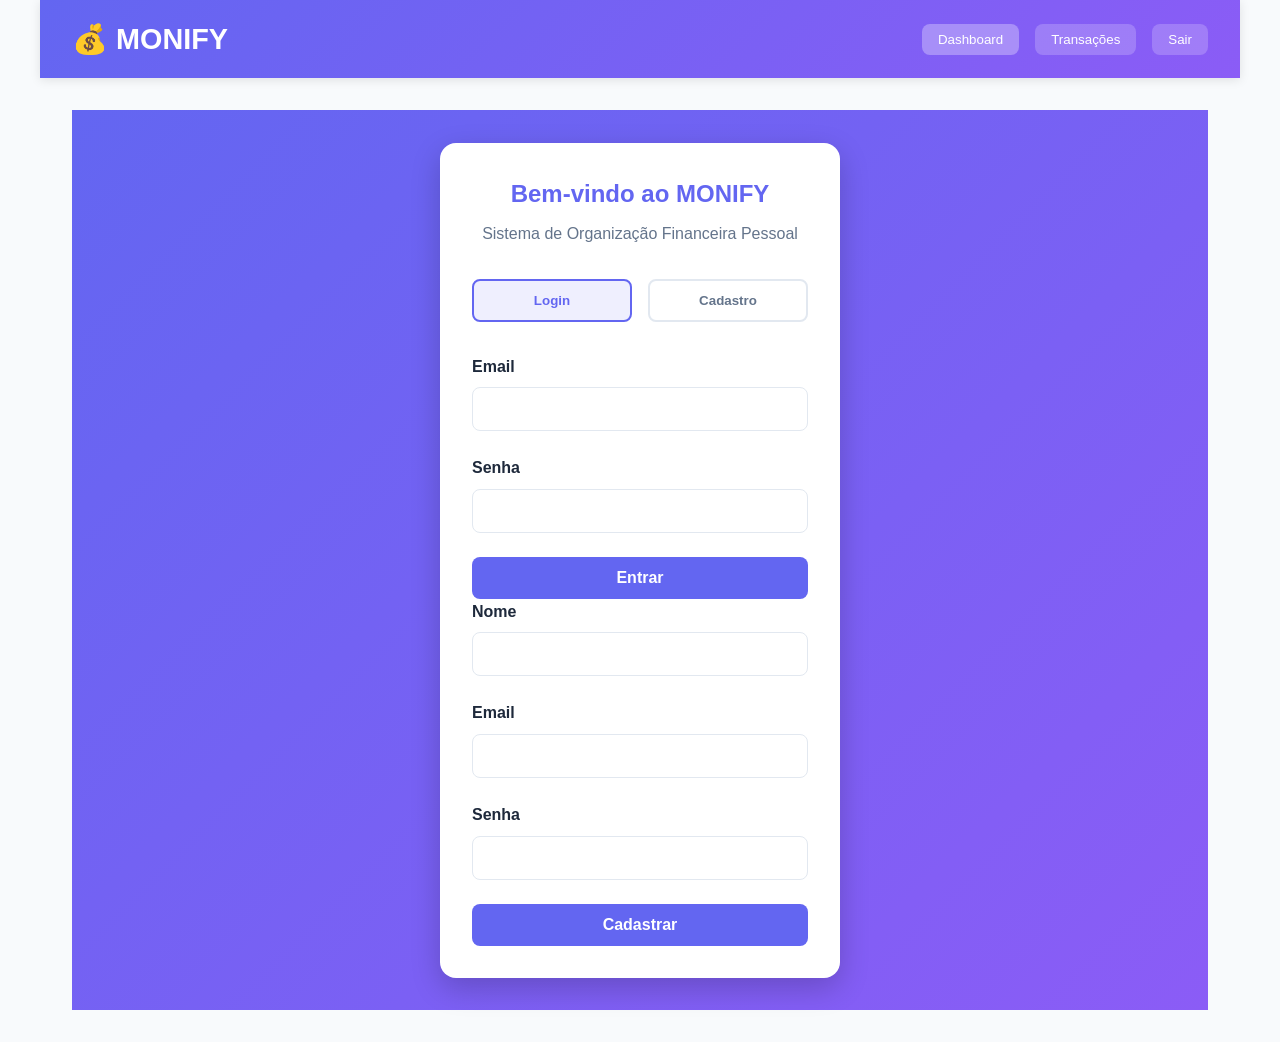
<file: Progama-o-WEB-main/src/main/resources/static/index.html>
<!DOCTYPE html>
<html lang="pt-BR">
<head>
    <meta charset="UTF-8">
    <meta name="viewport" content="width=device-width, initial-scale=1.0">
    <title>MONIFY - Organização Financeira</title>
    <link rel="stylesheet" href="styles.css">
</head>
<body>
    <div class="container">
        <!-- Navigation -->
        <nav class="navbar">
            <div class="navbar-brand">
                <h1>💰 MONIFY</h1>
            </div>
            <div class="navbar-menu">
                <button class="nav-btn active" onclick="showSection('dashboard')">Dashboard</button>
                <button class="nav-btn" onclick="showSection('transactions')">Transações</button>
                <button class="nav-btn" onclick="logout()">Sair</button>
            </div>
        </nav>

        <!-- Auth Section -->
        <div id="auth-section" class="section active">
            <div class="auth-container">
                <div class="auth-box">
                    <h2>Bem-vindo ao MONIFY</h2>
                    <p>Sistema de Organização Financeira Pessoal</p>

                    <div class="auth-tabs">
                        <button class="tab-btn active" onclick="switchTab('login')">Login</button>
                        <button class="tab-btn" onclick="switchTab('register')">Cadastro</button>
                    </div>

                    <!-- Login Form -->
                    <form id="login-form" class="auth-form active">
                        <div class="form-group">
                            <label>Email</label>
                            <input type="email" id="login-email" required>
                        </div>
                        <div class="form-group">
                            <label>Senha</label>
                            <input type="password" id="login-password" required>
                        </div>
                        <button type="submit" class="btn btn-primary">Entrar</button>
                    </form>

                    <!-- Register Form -->
                    <form id="register-form" class="auth-form">
                        <div class="form-group">
                            <label>Nome</label>
                            <input type="text" id="register-name" required>
                        </div>
                        <div class="form-group">
                            <label>Email</label>
                            <input type="email" id="register-email" required>
                        </div>
                        <div class="form-group">
                            <label>Senha</label>
                            <input type="password" id="register-password" required>
                        </div>
                        <button type="submit" class="btn btn-primary">Cadastrar</button>
                    </form>
                </div>
            </div>
        </div>

        <!-- Dashboard Section -->
        <div id="dashboard-section" class="section">
            <div class="dashboard-header">
                <h2>Dashboard Financeiro</h2>
                <button class="btn btn-success" onclick="showSection('transactions')">+ Nova Transação</button>
            </div>

            <div class="summary-cards">
                <div class="card">
                    <div class="card-icon">💵</div>
                    <div class="card-content">
                        <h3>Saldo Total</h3>
                        <p id="balance" class="amount">R$ 0,00</p>
                    </div>
                </div>
                <div class="card">
                    <div class="card-icon">📈</div>
                    <div class="card-content">
                        <h3>Total de Receitas</h3>
                        <p id="income" class="amount income">R$ 0,00</p>
                    </div>
                </div>
                <div class="card">
                    <div class="card-icon">📉</div>
                    <div class="card-content">
                        <h3>Total de Despesas</h3>
                        <p id="expense" class="amount expense">R$ 0,00</p>
                    </div>
                </div>
            </div>

            <div class="category-summary">
                <h3>Despesas por Categoria</h3>
                <div id="category-summary-list" class="category-summary-list">
                    <!-- Populated by JavaScript -->
                </div>
            </div>

            <div class="recent-transactions">
                <h3>Transações Recentes</h3>
                <div id="recent-list" class="transaction-list">
                    <!-- Populated by JavaScript -->
                </div>
            </div>
        </div>

        <!-- Transactions Section -->
        <div id="transactions-section" class="section">
            <div class="transactions-header">
                <h2>Gerenciar Transações</h2>
            </div>

            <div class="transactions-container">
                <!-- Form -->
                <div class="form-container">
                    <h3>Registrar Nova Transação</h3>
                    <form id="transaction-form">
                        <div class="form-group">
                            <label>Tipo</label>
                            <select id="type" required>
                                <option value="">Selecione o tipo</option>
                                <option value="INCOME">Receita</option>
                                <option value="EXPENSE">Despesa</option>
                            </select>
                        </div>
                        <div class="form-group">
                            <label>Categoria</label>
                            <select id="category" required>
                                <option value="">Selecione a categoria</option>
                            </select>
                        </div>
                        <div class="form-group">
                            <label>Valor</label>
                            <input type="number" id="amount" step="0.01" min="0" required>
                        </div>
                        <div class="form-group">
                            <label>Descrição</label>
                            <input type="text" id="description" required>
                        </div>
                        <div class="form-group">
                            <label>Data</label>
                            <input type="date" id="date" required>
                        </div>
                        <button type="submit" class="btn btn-primary">Registrar Transação</button>
                    </form>
                </div>

                <!-- Filters and List -->
                <div class="list-container">
                    <h3>Suas Transações</h3>
                    <div class="filters">
                        <select id="filter-type" onchange="loadTransactions()">
                            <option value="">Todos os tipos</option>
                            <option value="INCOME">Receitas</option>
                            <option value="EXPENSE">Despesas</option>
                        </select>
                        <select id="filter-category" onchange="loadTransactions()">
                            <option value="">Todas as categorias</option>
                        </select>
                    </div>
                    <div id="transactions-list" class="transaction-list">
                        <!-- Populated by JavaScript -->
                    </div>
                </div>
            </div>
        </div>
    </div>

    <script src="app.js"></script>
</body>
</html>
</file>
<file: Progama-o-WEB-main/src/main/resources/static/styles.css>
* {
    margin: 0;
    padding: 0;
    box-sizing: border-box;
}

:root {
    --primary-color: #6366f1;
    --secondary-color: #8b5cf6;
    --success-color: #10b981;
    --danger-color: #ef4444;
    --warning-color: #f59e0b;
    --dark-bg: #0f172a;
    --light-bg: #f8fafc;
    --card-bg: #ffffff;
    --text-primary: #1e293b;
    --text-secondary: #64748b;
    --border-color: #e2e8f0;
}

body {
    font-family: 'Segoe UI', Tahoma, Geneva, Verdana, sans-serif;
    background-color: var(--light-bg);
    color: var(--text-primary);
    line-height: 1.6;
}

.container {
    max-width: 1200px;
    margin: 0 auto;
}

/* Navbar */
.navbar {
    background: linear-gradient(135deg, var(--primary-color), var(--secondary-color));
    color: white;
    padding: 1rem 2rem;
    display: flex;
    justify-content: space-between;
    align-items: center;
    box-shadow: 0 2px 10px rgba(0, 0, 0, 0.1);
    position: sticky;
    top: 0;
    z-index: 100;
}

.navbar-brand h1 {
    font-size: 1.8rem;
    font-weight: 700;
}

.navbar-menu {
    display: flex;
    gap: 1rem;
}

.nav-btn {
    background: rgba(255, 255, 255, 0.2);
    color: white;
    border: none;
    padding: 0.5rem 1rem;
    border-radius: 0.5rem;
    cursor: pointer;
    transition: all 0.3s ease;
    font-weight: 500;
}

.nav-btn:hover,
.nav-btn.active {
    background: rgba(255, 255, 255, 0.3);
}

/* Sections */
.section {
    display: none;
    padding: 2rem;
    animation: fadeIn 0.3s ease;
}

.section.active {
    display: block;
}

@keyframes fadeIn {
    from {
        opacity: 0;
        transform: translateY(10px);
    }
    to {
        opacity: 1;
        transform: translateY(0);
    }
}

/* Auth Section */
.auth-container {
    display: flex;
    justify-content: center;
    align-items: center;
    min-height: 100vh;
    background: linear-gradient(135deg, var(--primary-color), var(--secondary-color));
}

.auth-box {
    background: var(--card-bg);
    padding: 2rem;
    border-radius: 1rem;
    box-shadow: 0 10px 30px rgba(0, 0, 0, 0.2);
    width: 100%;
    max-width: 400px;
}

.auth-box h2 {
    text-align: center;
    margin-bottom: 0.5rem;
    color: var(--primary-color);
}

.auth-box p {
    text-align: center;
    color: var(--text-secondary);
    margin-bottom: 2rem;
}

.auth-tabs {
    display: flex;
    gap: 1rem;
    margin-bottom: 2rem;
}

.tab-btn {
    flex: 1;
    padding: 0.75rem;
    border: 2px solid var(--border-color);
    background: transparent;
    color: var(--text-secondary);
    border-radius: 0.5rem;
    cursor: pointer;
    font-weight: 600;
    transition: all 0.3s ease;
}

.tab-btn.active {
    border-color: var(--primary-color);
    color: var(--primary-color);
    background: rgba(99, 102, 241, 0.1);
}

/* Forms */
.form-group {
    margin-bottom: 1.5rem;
}

.form-group label {
    display: block;
    margin-bottom: 0.5rem;
    font-weight: 600;
    color: var(--text-primary);
}

.form-group input,
.form-group select,
.form-group textarea {
    width: 100%;
    padding: 0.75rem;
    border: 1px solid var(--border-color);
    border-radius: 0.5rem;
    font-size: 1rem;
    transition: all 0.3s ease;
}

.form-group input:focus,
.form-group select:focus,
.form-group textarea:focus {
    outline: none;
    border-color: var(--primary-color);
    box-shadow: 0 0 0 3px rgba(99, 102, 241, 0.1);
}

/* Buttons */
.btn {
    padding: 0.75rem 1.5rem;
    border: none;
    border-radius: 0.5rem;
    font-weight: 600;
    cursor: pointer;
    transition: all 0.3s ease;
    width: 100%;
    font-size: 1rem;
}

.btn-primary {
    background: var(--primary-color);
    color: white;
}

.btn-primary:hover {
    background: var(--secondary-color);
    transform: translateY(-2px);
    box-shadow: 0 5px 15px rgba(99, 102, 241, 0.4);
}

.btn-success {
    background: var(--success-color);
    color: white;
    width: auto;
}

.btn-success:hover {
    background: #059669;
}

.btn-danger {
    background: var(--danger-color);
    color: white;
    padding: 0.5rem 1rem;
    width: auto;
    font-size: 0.875rem;
}

.btn-danger:hover {
    background: #dc2626;
}

/* Dashboard */
.dashboard-header {
    display: flex;
    justify-content: space-between;
    align-items: center;
    margin-bottom: 2rem;
}

.dashboard-header h2 {
    font-size: 2rem;
    color: var(--primary-color);
}

.summary-cards {
    display: grid;
    grid-template-columns: repeat(auto-fit, minmax(250px, 1fr));
    gap: 1.5rem;
    margin-bottom: 2rem;
}

.card {
    background: var(--card-bg);
    padding: 1.5rem;
    border-radius: 1rem;
    box-shadow: 0 2px 10px rgba(0, 0, 0, 0.05);
    display: flex;
    align-items: center;
    gap: 1.5rem;
    transition: all 0.3s ease;
}

.card:hover {
    transform: translateY(-5px);
    box-shadow: 0 10px 25px rgba(0, 0, 0, 0.1);
}

.card-icon {
    font-size: 2.5rem;
}

.card-content h3 {
    color: var(--text-secondary);
    font-size: 0.875rem;
    margin-bottom: 0.5rem;
    text-transform: uppercase;
    letter-spacing: 0.5px;
}

.card-content .amount {
    font-size: 1.5rem;
    font-weight: 700;
    color: var(--primary-color);
}

.amount.income {
    color: var(--success-color);
}

.amount.expense {
    color: var(--danger-color);
}

/* Category Summary */
.category-summary,
.recent-transactions {
    background: var(--card-bg);
    padding: 1.5rem;
    border-radius: 1rem;
    box-shadow: 0 2px 10px rgba(0, 0, 0, 0.05);
    margin-bottom: 2rem;
}

.category-summary h3,
.recent-transactions h3 {
    margin-bottom: 1.5rem;
    color: var(--primary-color);
}

.category-summary-list {
    display: grid;
    grid-template-columns: repeat(auto-fit, minmax(220px, 1fr));
    gap: 1rem;
}

.category-summary-item {
    display: flex;
    justify-content: space-between;
    align-items: center;
    padding: 1rem;
    background: var(--light-bg);
    border-radius: 0.5rem;
    border-left: 4px solid var(--danger-color);
}

.category-summary-item span {
    color: var(--text-primary);
    font-weight: 600;
}

.category-summary-item strong {
    color: var(--danger-color);
}

/* Transactions */
.transactions-header {
    margin-bottom: 2rem;
}

.transactions-header h2 {
    font-size: 2rem;
    color: var(--primary-color);
}

.transactions-container {
    display: grid;
    grid-template-columns: 1fr 2fr;
    gap: 2rem;
}

.form-container,
.list-container {
    background: var(--card-bg);
    padding: 1.5rem;
    border-radius: 1rem;
    box-shadow: 0 2px 10px rgba(0, 0, 0, 0.05);
}

.form-container h3,
.list-container h3 {
    margin-bottom: 1.5rem;
    color: var(--primary-color);
}

.filters {
    display: flex;
    gap: 1rem;
    margin-bottom: 1.5rem;
}

.filters select {
    flex: 1;
}

.transaction-list {
    display: flex;
    flex-direction: column;
    gap: 1rem;
}

.transaction-item {
    display: flex;
    justify-content: space-between;
    align-items: center;
    padding: 1rem;
    background: var(--light-bg);
    border-radius: 0.5rem;
    border-left: 4px solid var(--primary-color);
    transition: all 0.3s ease;
}

.transaction-item:hover {
    box-shadow: 0 2px 10px rgba(0, 0, 0, 0.05);
}

.transaction-item.expense {
    border-left-color: var(--danger-color);
}

.transaction-item.income {
    border-left-color: var(--success-color);
}

.transaction-info {
    flex: 1;
}

.transaction-category {
    display: flex;
    align-items: center;
    gap: 0.5rem;
    font-weight: 600;
    margin-bottom: 0.25rem;
}

.transaction-description {
    color: var(--text-secondary);
    font-size: 0.875rem;
}

.transaction-amount {
    font-weight: 700;
    font-size: 1.1rem;
    margin-right: 1rem;
}

.transaction-amount.expense {
    color: var(--danger-color);
}

.transaction-amount.income {
    color: var(--success-color);
}

.transaction-actions {
    display: flex;
    gap: 0.5rem;
}

.empty-state {
    text-align: center;
    padding: 2rem;
    color: var(--text-secondary);
}

.empty-state p {
    font-size: 1.1rem;
}

/* Responsive */
@media (max-width: 768px) {
    .navbar {
        flex-direction: column;
        gap: 1rem;
    }

    .navbar-menu {
        width: 100%;
        flex-direction: column;
    }

    .nav-btn {
        width: 100%;
    }

    .section {
        padding: 1rem;
    }

    .summary-cards {
        grid-template-columns: 1fr;
    }

    .transactions-container {
        grid-template-columns: 1fr;
    }

    .transaction-item {
        flex-direction: column;
        align-items: flex-start;
    }

    .transaction-amount {
        margin-right: 0;
        margin-top: 0.5rem;
    }

    .auth-box {
        margin: 1rem;
    }
}
</file>
